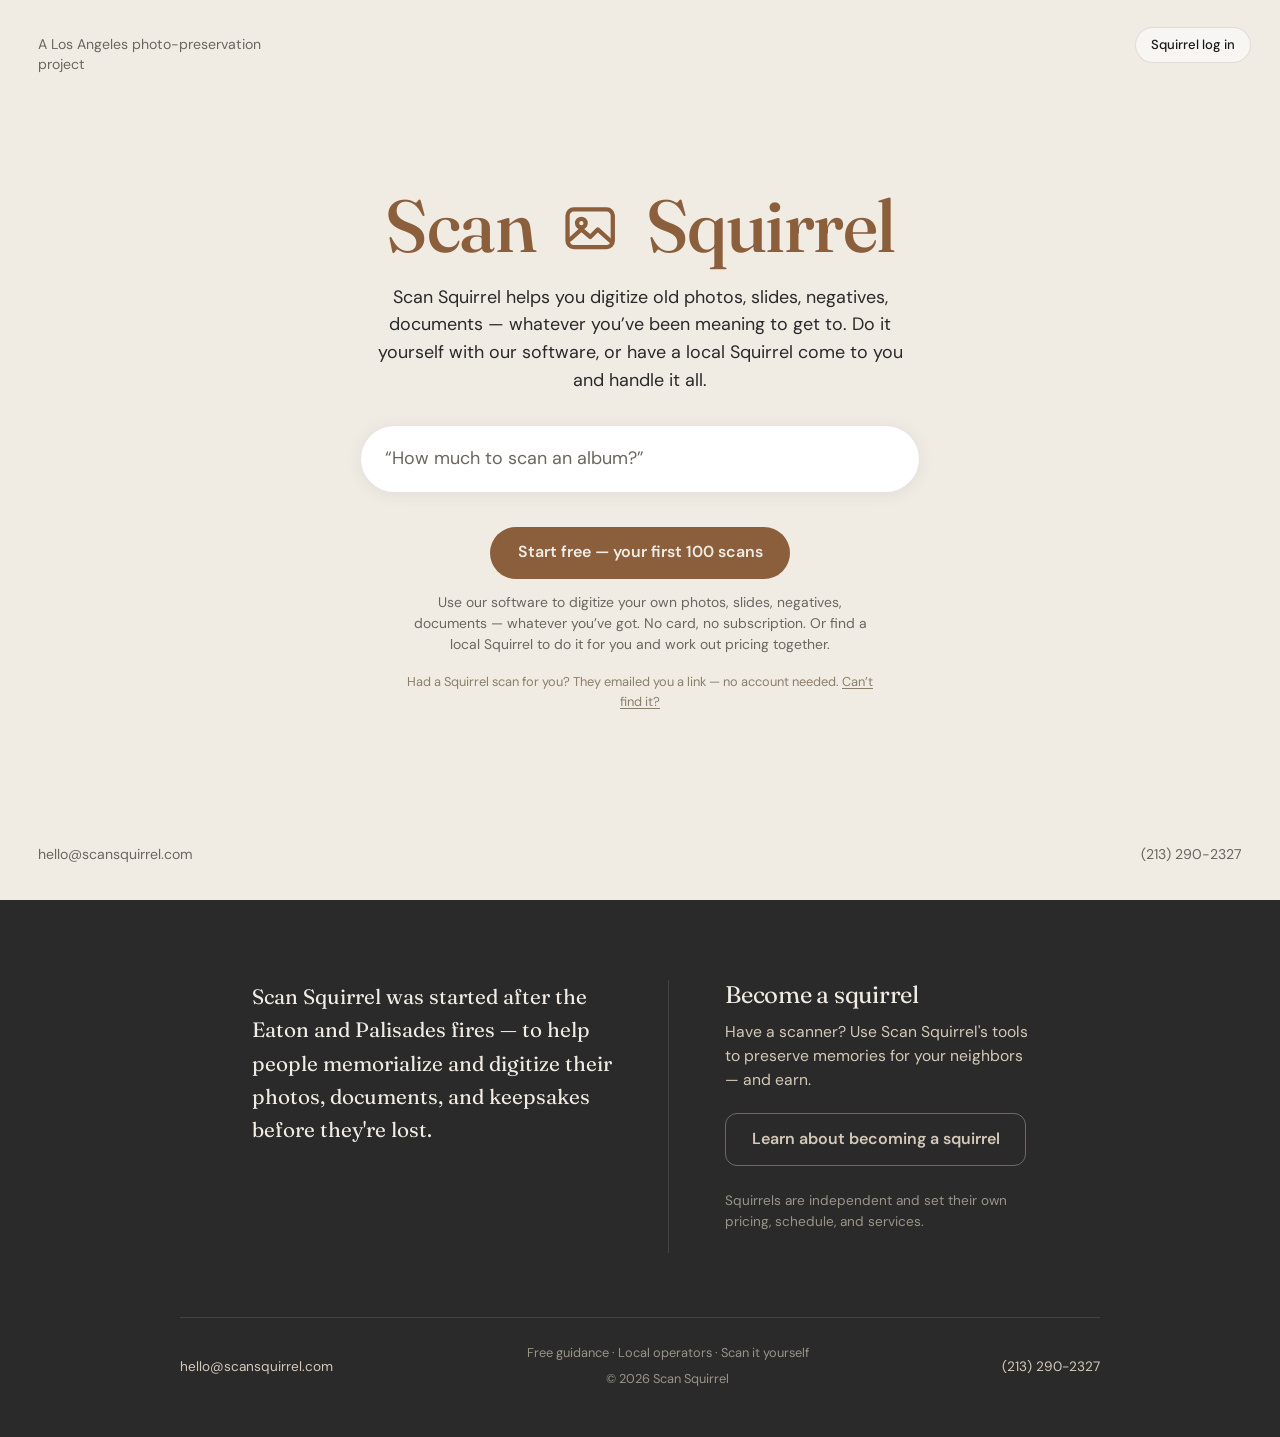
<file: index.html>
<!DOCTYPE html>
<html lang="en">
<head>
<meta charset="UTF-8">
<meta name="viewport" content="width=device-width, initial-scale=1.0">
<title>Scan Squirrel — What would you like to digitize?</title>
<meta name="description" content="Tell us what you have. Scan it yourself, or find someone local.">
<meta name="robots" content="noindex">
<link rel="stylesheet" href="/css/base.css">

<style>
/* ═══ index9 — full-screen splash front door (test) ═══ */
:root {
  /* brand tokens (bone, ink, acorn, teal, nest, fonts…) come from css/base.css */
  --acorn2: var(--acorn-bright);
  --dim:    #9a9488;
  --line:   rgba(42,42,42,0.12);
  --line-d: rgba(212,201,184,0.16);
}
* { box-sizing: border-box; margin: 0; padding: 0; }
body {
  font-family: 'DM Sans', sans-serif;
  color: var(--ink); background: var(--bone);
  line-height: 1.55; -webkit-font-smoothing: antialiased;
}
h3 { font-family: 'Fraunces', serif; font-weight: 400; letter-spacing: -0.01em; }
a { color: inherit; }

/* ── HERO: full viewport, corners used ── */
.hero { position: relative; min-height: 100vh; display: flex; flex-direction: column; align-items: center; justify-content: center; text-align: center; padding: 6rem 1.5rem; }
.corner { position: absolute; font-size: 0.88rem; color: var(--ash); text-decoration: none; max-width: 15rem; line-height: 1.4; }
a.corner:hover { color: var(--acorn); }
.tl { top: 2.2rem; left: 2.4rem; text-align: left; }
.tr { top: 2.2rem; right: 2.4rem; text-align: right; }
.bl { bottom: 2.2rem; left: 2.4rem; text-align: left; }
.br { bottom: 2.2rem; right: 2.4rem; text-align: right; }
.topauth { position: absolute; top: 1.7rem; right: 1.8rem; display: flex; gap: 0.6rem; z-index: 5; }
.topauth a { font-size: 0.82rem; font-weight: 500; color: var(--ink); text-decoration: none; padding: 0.42rem 0.95rem; border: 1px solid var(--line); border-radius: 999px; background: rgba(255,255,255,0.55); transition: all 0.15s ease; }
.topauth a:hover { border-color: var(--acorn); color: var(--acorn); }
@media (max-width: 760px){ .topauth { top: 1.1rem; right: 1rem; gap: 0.4rem; } .topauth a { font-size: 0.76rem; padding: 0.36rem 0.72rem; } }

.col { width: 100%; max-width: 560px; }
.logo { display: inline-flex; align-items: center; gap: 0.34em; font-family: 'Fraunces', serif; font-weight: 500; font-size: clamp(2.9rem, 8.5vw, 4.6rem); line-height: 1; letter-spacing: -0.02em; color: var(--acorn); text-decoration: none; margin-bottom: 1.3rem; }
.intro { font-size: 1.12rem; line-height: 1.55; color: var(--feather); max-width: 33rem; margin: 0 auto 1.9rem; }
.logo .photo { width: 0.82em; height: 0.82em; flex: none; margin-top: 0.06em; }

.intake { text-align: left; }
.searchbox {
  width: 100%; padding: 1.2rem 1.5rem;
  border: 1px solid var(--line); border-radius: 999px;
  font: inherit; font-size: 1.12rem; color: var(--ink);
  background: #fff; box-shadow: 0 2px 16px rgba(92,74,58,0.07);
  transition: box-shadow 0.2s ease, border-color 0.2s ease;
}
.searchbox::placeholder { color: var(--ash); }
.searchbox:focus { outline: none; border-color: var(--acorn); box-shadow: 0 6px 26px rgba(92,74,58,0.14); }
/* The placeholder cross-fades between prompts, so it can't jump-cut mid-read. */
.searchbox::placeholder { transition: opacity 0.4s ease; }
.searchbox.fading::placeholder { opacity: 0; }

/* ── conversation ── */
.convo { display: none; text-align: left; }
.convo.show { display: block; }
.bubble { margin-bottom: 1rem; }
.bubble.ai .who { font-size: 0.72rem; font-weight: 600; letter-spacing: 0.1em; color: var(--teal); margin-bottom: 0.35rem; }
.bubble.ai .msg { font-size: 1.05rem; line-height: 1.55; }
.bubble.me { text-align: right; }
.bubble.me .msg { display: inline-block; background: var(--cream); border-radius: 14px; padding: 0.6rem 1rem; font-size: 0.98rem; max-width: 85%; text-align: left; }
.answers { display: flex; flex-wrap: wrap; gap: 0.5rem; margin: 0.3rem 0 1.4rem; }
.chip { font: inherit; font-size: 0.9rem; font-weight: 500; padding: 0.45rem 0.95rem; border: 1px solid var(--line); border-radius: 10px; background: var(--bone); color: var(--ash); cursor: pointer; }
.chip:hover { border-color: var(--acorn); color: var(--acorn); }
.zip-row { display: flex; gap: 0.5rem; margin-bottom: 1.4rem; }
.zip-row input { flex: 1; padding: 0.75rem 1rem; border: 1px solid var(--line); border-radius: 10px; font: inherit; font-size: 1rem; background: var(--warm); }
.zip-row input:focus { outline: none; border-color: var(--acorn); }
.contact-row { display: flex; flex-direction: column; gap: 0.5rem; margin-bottom: 1.4rem; }
.contact-row input { padding: 0.75rem 1rem; border: 1px solid var(--line); border-radius: 10px; font: inherit; font-size: 1rem; background: var(--warm); }
.contact-row input:focus { outline: none; border-color: var(--acorn); }
.contact-row .c-actions { display: flex; flex-wrap: wrap; gap: 0.5rem; margin-top: 0.25rem; }
.contact-row .err { font-size: 0.85rem; color: #b4472e; min-height: 1.1em; }

/* ── Squirrel Talk: live reply box + typing indicator ── */
.reply-row { display: flex; gap: 0.5rem; margin-top: 1.2rem; }
.reply-row input { flex: 1; padding: 0.85rem 1.1rem; border: 1px solid var(--line); border-radius: 999px; font: inherit; font-size: 1rem; background: #fff; }
.reply-row input:focus { outline: none; border-color: var(--acorn); }
.reply-row button { flex: none; }
.reply-row button[disabled] { opacity: 0.45; cursor: default; }
.typing { display: flex; gap: 0.28rem; padding: 0.2rem 0 0.6rem; }
.typing span { width: 0.42rem; height: 0.42rem; border-radius: 50%; background: var(--branch); animation: blink 1.3s infinite; }
.typing span:nth-child(2) { animation-delay: 0.18s; }
.typing span:nth-child(3) { animation-delay: 0.36s; }
@keyframes blink { 0%, 60%, 100% { opacity: 0.25; } 30% { opacity: 1; } }
.talk-err { font-size: 0.9rem; color: #b4472e; margin-top: 0.6rem; }

/* Clients don't log in — one quiet line, not a panel. */
.findlink { font-size: 0.8rem; line-height: 1.5; color: var(--branch); max-width: 30rem; margin: 1.1rem auto 0; }
.findlink a { color: var(--branch); text-decoration: underline; }
.findlink a:hover { color: var(--acorn); }

/* ── Customer invitation, under the intake box ── */
.invite { margin-top: 2.1rem; text-align: center; }
.invite .btn { display: inline-block; font-size: 1rem; padding: 0.85rem 1.7rem; border-radius: 999px; }
.invite-note { font-size: 0.87rem; line-height: 1.5; color: var(--ash); max-width: 30rem; margin: 0.85rem auto 0; }
.convo.show ~ .invite { margin-top: 1.4rem; }

.est { border: 1px solid var(--line); border-radius: 14px; background: #fff; padding: 1rem 1.1rem; margin: 0.2rem 0 1rem; }
.est h4 { font-family: 'Fraunces', serif; font-weight: 500; font-size: 1rem; color: var(--bark); margin-bottom: 0.7rem; }
.est table { width: 100%; border-collapse: collapse; font-size: 0.95rem; }
.est td { padding: 0.3rem 0; vertical-align: top; }
.est td.amt { text-align: right; white-space: nowrap; font-variant-numeric: tabular-nums; }
.est td .det { display: block; font-size: 0.82rem; color: var(--ash); }
.est tr.tot td { border-top: 1px solid var(--line); padding-top: 0.55rem; font-weight: 600; }
.est .note { font-size: 0.8rem; color: var(--ash); line-height: 1.45; margin-top: 0.7rem; }
.btn { font: inherit; font-size: 1rem; font-weight: 600; padding: 0.8rem 1.6rem; border: none; border-radius: 12px; background: var(--acorn); color: var(--bone); cursor: pointer; text-decoration: none; }
.btn:hover { background: var(--acorn2); }
.btn.ghost { background: transparent; color: var(--acorn); border: 1px solid var(--line); }
.g-actions { display: flex; flex-wrap: wrap; gap: 0.6rem; margin-top: 0.9rem; }
.restart { margin-top: 1.3rem; font: inherit; font-size: 0.85rem; color: var(--ash); background: none; border: none; cursor: pointer; }
.restart:hover { color: var(--acorn); }

/* ── DARK section: two columns + spread footer ── */
.dark { background: var(--feather); color: var(--nest); padding: 5rem 1.5rem 3rem; }
.dark-inner { max-width: 920px; margin: 0 auto; }
.dark-cols { display: flex; gap: 3.5rem; align-items: flex-start; justify-content: center; text-align: left; }
.dark-cols > div { flex: 1; max-width: 360px; }
.mcol .mission { font-family: 'Fraunces', serif; font-size: 1.3rem; line-height: 1.6; color: var(--bone); }
.ocol { border-left: 1px solid var(--line-d); padding-left: 3.5rem; }
.ocol h3 { font-size: 1.5rem; color: var(--bone); margin-bottom: 0.6rem; }
.ocol p { font-size: 0.98rem; color: var(--nest); margin-bottom: 1.3rem; }
.ocol .btn.ghost { color: var(--nest); border-color: rgba(212,201,184,0.4); display: inline-block; }
.ocol .btn.ghost:hover { background: rgba(212,201,184,0.12); }
.ocol .indep { font-size: 0.85rem; color: var(--dim); margin-top: 1.6rem; line-height: 1.5; }

.dark-foot { display: flex; justify-content: space-between; align-items: center; flex-wrap: wrap; gap: 0.8rem; margin-top: 4rem; padding-top: 1.6rem; border-top: 1px solid var(--line-d); font-size: 0.85rem; color: var(--nest); }
.dark-foot a { text-decoration: none; }
.dark-foot a:hover { color: var(--bone); }
.dark-foot .mid { text-align: center; font-size: 0.8rem; color: var(--dim); }
.dark-foot .mid .copy { margin-top: 0.35rem; }

/* ── MOBILE ── */
@media (max-width: 760px) {
  .corner { display: none; }
  .hero { min-height: 88vh; padding: 5rem 1.4rem; }
  .dark { padding: 3.5rem 1.4rem 2.5rem; }
  .dark-cols { flex-direction: column; align-items: center; text-align: center; gap: 2.75rem; }
  .dark-cols > div { max-width: 26rem; }
  .ocol { border-left: none; padding-left: 0; border-top: 1px solid var(--line-d); padding-top: 2.75rem; width: 100%; }
  .dark-foot { flex-direction: column; text-align: center; gap: 0.5rem; margin-top: 2.75rem; }
}
</style>
</head>
<body>

<!-- HERO -->
<header class="hero">
  <span class="corner tl">A Los Angeles photo-preservation project</span>
  <nav class="topauth">
    <a href="https://app.scansquirrel.org/sign-in?as=squirrel" target="_blank" rel="noopener">Squirrel log in</a>
  </nav>

  <div class="col">
    <a class="logo" href="/">
      <span>Scan</span>
      <svg class="photo" viewBox="0 0 24 24" fill="none" stroke="currentColor" stroke-width="1.7" stroke-linecap="round" stroke-linejoin="round" aria-hidden="true">
        <rect x="3" y="4.5" width="18" height="15" rx="2.5"/>
        <circle cx="8.5" cy="10" r="1.7"/>
        <path d="M4 16.5l4.5-4 3.5 3 3-3 5 4.5"/>
      </svg>
      <span>Squirrel</span>
    </a>
    <p class="intro">Scan Squirrel helps you digitize old photos, slides, negatives, documents &mdash; whatever you’ve been meaning to get to. Do it yourself with our software, or have a local Squirrel come to you and handle it all.</p>
    <div class="intake" id="intake">
      <input class="searchbox" id="projText" type="text" autocomplete="off"
             placeholder="&ldquo;How much to scan an album?&rdquo;"
             onkeydown="if(event.key==='Enter'){event.preventDefault();startConvo();}">
    </div>
    <div class="convo" id="convo"></div>

    <div class="invite">
      <a class="btn" href="https://app.scansquirrel.org/sign-up?as=home" target="_blank" rel="noopener">Start free — your first 100 scans</a>
      <p class="invite-note">Use our software to digitize your own photos, slides, negatives, documents &mdash; whatever you’ve got. No card, no subscription. Or find a local Squirrel to do it for you and work out pricing together.</p>
      <p class="findlink">Had a Squirrel scan for you? They emailed you a link &mdash; no account needed.
        <a href="mailto:hello@scansquirrel.com?subject=I%20can%27t%20find%20my%20photo%20link">Can&rsquo;t find it?</a></p>
    </div>
  </div>

  <a class="corner bl" href="mailto:hello@scansquirrel.com">hello@scansquirrel.com</a>
  <a class="corner br" href="tel:+12132902327">(213) 290-2327</a>
</header>

<!-- DARK -->
<section class="dark" id="become">
  <div class="dark-inner">
    <div class="dark-cols">
      <div class="mcol">
        <p class="mission">Scan Squirrel was started after the Eaton and Palisades fires — to help people memorialize and digitize their photos, documents, and keepsakes before they're lost.</p>
      </div>
      <div class="ocol">
        <h3>Become a squirrel</h3>
        <p>Have a scanner? Use Scan Squirrel's tools to preserve memories for your neighbors — and earn.</p>
        <a class="btn ghost" href="mailto:hello@scansquirrel.com?subject=Becoming%20a%20Squirrel">Learn about becoming a squirrel</a>
        <p class="indep">Squirrels are independent and set their own pricing, schedule, and services.</p>
      </div>
    </div>

    <div class="dark-foot">
      <a href="mailto:hello@scansquirrel.com">hello@scansquirrel.com</a>
      <div class="mid">
        <div>Free guidance &middot; Local operators &middot; Scan it yourself</div>
        <div class="copy">&copy; 2026 Scan Squirrel</div>
      </div>
      <a href="tel:+12132902327">(213) 290-2327</a>
    </div>
  </div>
</section>

<script>
/* ═══════════════════════════════════════════════════════════════════════
   WHERE INTAKE GOES — paste ONE endpoint URL below and capture turns on.

   While this is empty, every submission is console-only and IS LOST.

   Works with either:
     • Google Apps Script web app  → https://script.google.com/macros/s/…/exec
     • Formspree form              → https://formspree.io/f/xxxxxxxx
   The transport auto-switches based on the URL — nothing else to change.
   ═══════════════════════════════════════════════════════════════════════ */
var LOG_URL = '';

/* payload matches the app's planned POST /api/leads:
   { event, text, size, pref, zip, email, phone, timestamp, source } */
function logIt(data){
  data.timestamp = new Date().toISOString();
  data.source = 'scansquirrel.org';
  if (!LOG_URL){ console.log('[intake]', data); return; }
  var body = JSON.stringify(data);
  var isFormspree = LOG_URL.indexOf('formspree.io') !== -1;
  if (isFormspree){
    /* Formspree parses JSON and needs real CORS; it sends the right headers back. */
    try { fetch(LOG_URL, { method:'POST', headers:{'Content-Type':'application/json','Accept':'application/json'}, body: body, keepalive:true }); } catch(e){}
    return;
  }
  /* Apps Script: text/plain avoids the CORS preflight it can't answer.
     sendBeacon first so a half-finished visitor still gets recorded. */
  try {
    if (navigator.sendBeacon && navigator.sendBeacon(LOG_URL, new Blob([body], {type:'text/plain;charset=UTF-8'}))) return;
  } catch(e){}
  try { fetch(LOG_URL, { method:'POST', mode:'no-cors', headers:{'Content-Type':'text/plain;charset=UTF-8'}, body: body, keepalive:true }); } catch(e){}
}

/* If someone starts the conversation and leaves without finishing, keep what we got. */
var sentFinal = false;
window.addEventListener('pagehide', function(){
  if (state.text && !sentFinal){
    logIt({ event:'abandoned', text:state.text, size:state.size||'', pref:state.pref||'', zip:state.zip||'', email:state.email||'', phone:state.phone||'' });
  }
});

/* ── Rotating prompts, in the box itself ────────────────────────────────
   These used to sit on their own line under the input. Folding them into the
   placeholder buys back a line (two on a phone) without losing the examples.

   Questions only. An instruction ("Ask a question, or describe what you have")
   used to alternate with these and reappear on focus; it was saying what the
   questions already demonstrate, and the swap read as the box changing its
   mind.

   Rotation stops on focus rather than on the first keystroke — once someone
   has clicked in they've decided, and text moving under a live cursor is
   unsettling. It never restarts; they've seen what it was for.            */
function shuffle(a){ for(var i=a.length-1;i>0;i--){ var j=Math.floor(Math.random()*(i+1)); var t=a[i]; a[i]=a[j]; a[j]=t; } return a; }

var EXAMPLES = shuffle([
  "How much to scan an album?",
  "Can you do negatives?",
  "Can someone come to my house?",
  "What would 500 photos cost?",
  "Do you scan old documents?",
  "Cheaper to do it myself?",
  "How long does it take?",
  "What about slides?"
]);

var box = document.getElementById('projText');
var exIdx = 0, exTimer = null;

function rotatePlaceholder(){
  if (!box || document.activeElement === box || box.value) return;
  box.classList.add('fading');
  setTimeout(function(){
    box.placeholder = '\u201C' + EXAMPLES[exIdx] + '\u201D';
    exIdx = (exIdx + 1) % EXAMPLES.length;
    box.classList.remove('fading');
  }, 400);
}

function stopRotating(){
  if (exTimer){ clearInterval(exTimer); exTimer = null; }
  if (box) box.classList.remove('fading');
}
if (box){
  box.addEventListener('focus', stopRotating);
  exTimer = setInterval(rotatePlaceholder, 2400);
}

var convo = document.getElementById('convo'), state = {};
function aiBubble(html){ var d=document.createElement('div'); d.className='bubble ai'; d.innerHTML='<div class="who">Scan Squirrel</div><div class="msg">'+html+'</div>'; addToConvo(d); }
function meBubble(t){ var d=document.createElement('div'); d.className='bubble me'; d.innerHTML='<div class="msg">'+t+'</div>'; addToConvo(d); }

/* ═══ SQUIRREL TALK — real Claude conversation ══════════════════════════
   The API key lives on the backend, never here. This page only POSTs the
   transcript and renders the reply.

   TODO before this goes live on the real .org: merge dev → main in
   scansquirrel-web and point API_BASE at the PROD backend (and add
   scansquirrel.org to PROD's CORS_ORIGINS too).
   ═══════════════════════════════════════════════════════════════════════ */
var API_BASE = 'https://backend-development-4bb2.up.railway.app';  // DEV backend
var TALK_URL = API_BASE + '/api/squirrel-talk/chat';

var talkHistory = [];      // [{role, content}] — the transcript we send each turn
var convoId = null;        // server-assigned on turn 1; echoed back so turns group in the log
var busy = false;
var replyInput = null, replyBtn = null, replyRow = null;

function esc(s){ return String(s).replace(/[&<>"]/g, function(c){
  return {'&':'&amp;','<':'&lt;','>':'&gt;','"':'&quot;'}[c]; }); }

/* Claude replies in plain text with blank-line paragraphs — render, don't inject. */
function renderReply(text){
  return esc(text).split(/\n\s*\n/).map(function(p){
    return p.replace(/\n/g, '<br>');
  }).join('<br><br>');
}

/* The reply box lives at the bottom of the thread; every new node goes above it. */
function addToConvo(el){
  if (replyRow && replyRow.parentNode === convo) convo.insertBefore(el, replyRow);
  else convo.appendChild(el);
  el.scrollIntoView({behavior:'smooth', block:'center'});
}

/* Estimate card. The server parses it out of the reply; we just draw it. */
function money(n){ return '$' + Number(n).toLocaleString(undefined, {maximumFractionDigits:0}); }
function estimateCard(est){
  var rows = est.lines.map(function(l){
    return '<tr><td>' + esc(l.label)
         + (l.detail ? '<span class="det">' + esc(l.detail) + '</span>' : '')
         + '</td><td class="amt">' + money(l.amount) + '</td></tr>';
  }).join('');
  var total = (est.low === est.high) ? money(est.low) : money(est.low) + '–' + money(est.high);
  var d = document.createElement('div');
  d.className = 'est';
  d.innerHTML = '<h4>Starting point</h4><table>' + rows
    + '<tr class="tot"><td>Estimated total</td><td class="amt">' + total + '</td></tr></table>'
    + '<p class="note">A guide based on typical rates — not a quote. Your Squirrel agrees the '
    + 'final price with you before any work starts, and it can shift a little with the condition '
    + 'of your photos and how much sorting they need.</p>';
  addToConvo(d);
}

function showTyping(){
  var d = document.createElement('div');
  d.className = 'bubble ai'; d.id = 'typing';
  d.innerHTML = '<div class="who">Scan Squirrel</div><div class="typing"><span></span><span></span><span></span></div>';
  addToConvo(d);
}
function hideTyping(){ var t = document.getElementById('typing'); if (t) t.remove(); }

function ensureReplyBox(){
  if (replyInput) return;
  var row = document.createElement('div'); row.className = 'reply-row'; replyRow = row;
  row.innerHTML = '<input id="replyIn" type="text" autocomplete="off" placeholder="Reply…">'
                + '<button class="btn" type="button">Send</button>';
  convo.appendChild(row);
  replyInput = row.querySelector('input');
  replyBtn = row.querySelector('button');
  replyBtn.onclick = sendReply;
  replyInput.onkeydown = function(e){ if (e.key === 'Enter'){ e.preventDefault(); sendReply(); } };
}

function setBusy(v){
  busy = v;
  if (replyBtn) replyBtn.disabled = v;
  if (replyInput) replyInput.disabled = v;
}

function talkError(msg){
  var d = document.createElement('div'); d.className = 'talk-err';
  d.textContent = msg + ' You can always email hello@scansquirrel.com or call (213) 290-2327.';
  addToConvo(d);
}

/* Send the whole transcript; render the reply. */
function askSquirrel(){
  setBusy(true);
  showTyping();
  fetch(TALK_URL, {
    method: 'POST',
    headers: { 'Content-Type': 'application/json' },
    body: JSON.stringify({ source: 'scansquirrel.org', messages: talkHistory, conversation_id: convoId })
  }).then(function(r){
    return r.json().then(function(data){ return { ok: r.ok, status: r.status, data: data }; });
  }).then(function(res){
    hideTyping();
    if (!res.ok){
      talkError(res.data && res.data.detail ? res.data.detail : 'Something went wrong.');
      setBusy(false);
      return;
    }
    if (res.data.conversation_id) convoId = res.data.conversation_id;
    var reply = res.data.reply || '';
    talkHistory.push({ role: 'assistant', content: reply });
    aiBubble(renderReply(reply));
    if (res.data.estimate && res.data.estimate.lines && res.data.estimate.lines.length) {
      try { estimateCard(res.data.estimate); } catch(e){}
    }
    ensureReplyBox();
    setBusy(false);
    if (replyInput) replyInput.focus();
  }).catch(function(){
    hideTyping();
    talkError("I couldn't reach Squirrel Talk just now.");
    setBusy(false);
  });
}

function startConvo(){
  var txt = document.getElementById('projText').value.trim();
  if (!txt){ document.getElementById('projText').focus(); return; }
  if (exTimer) clearInterval(exTimer);
  document.getElementById('intake').style.display = 'none';
  convo.classList.add('show');
  state.text = txt;
  logIt({ event: 'started', text: txt });
  meBubble(esc(txt));
  talkHistory.push({ role: 'user', content: txt });
  askSquirrel();
}

function sendReply(){
  if (busy || !replyInput) return;
  var txt = replyInput.value.trim();
  if (!txt) return;
  replyInput.value = '';
  meBubble(esc(txt));
  talkHistory.push({ role: 'user', content: txt });
  logIt({ event: 'reply', text: txt, turns: talkHistory.length });
  askSquirrel();
}
</script>

</body>
</html>
</file>
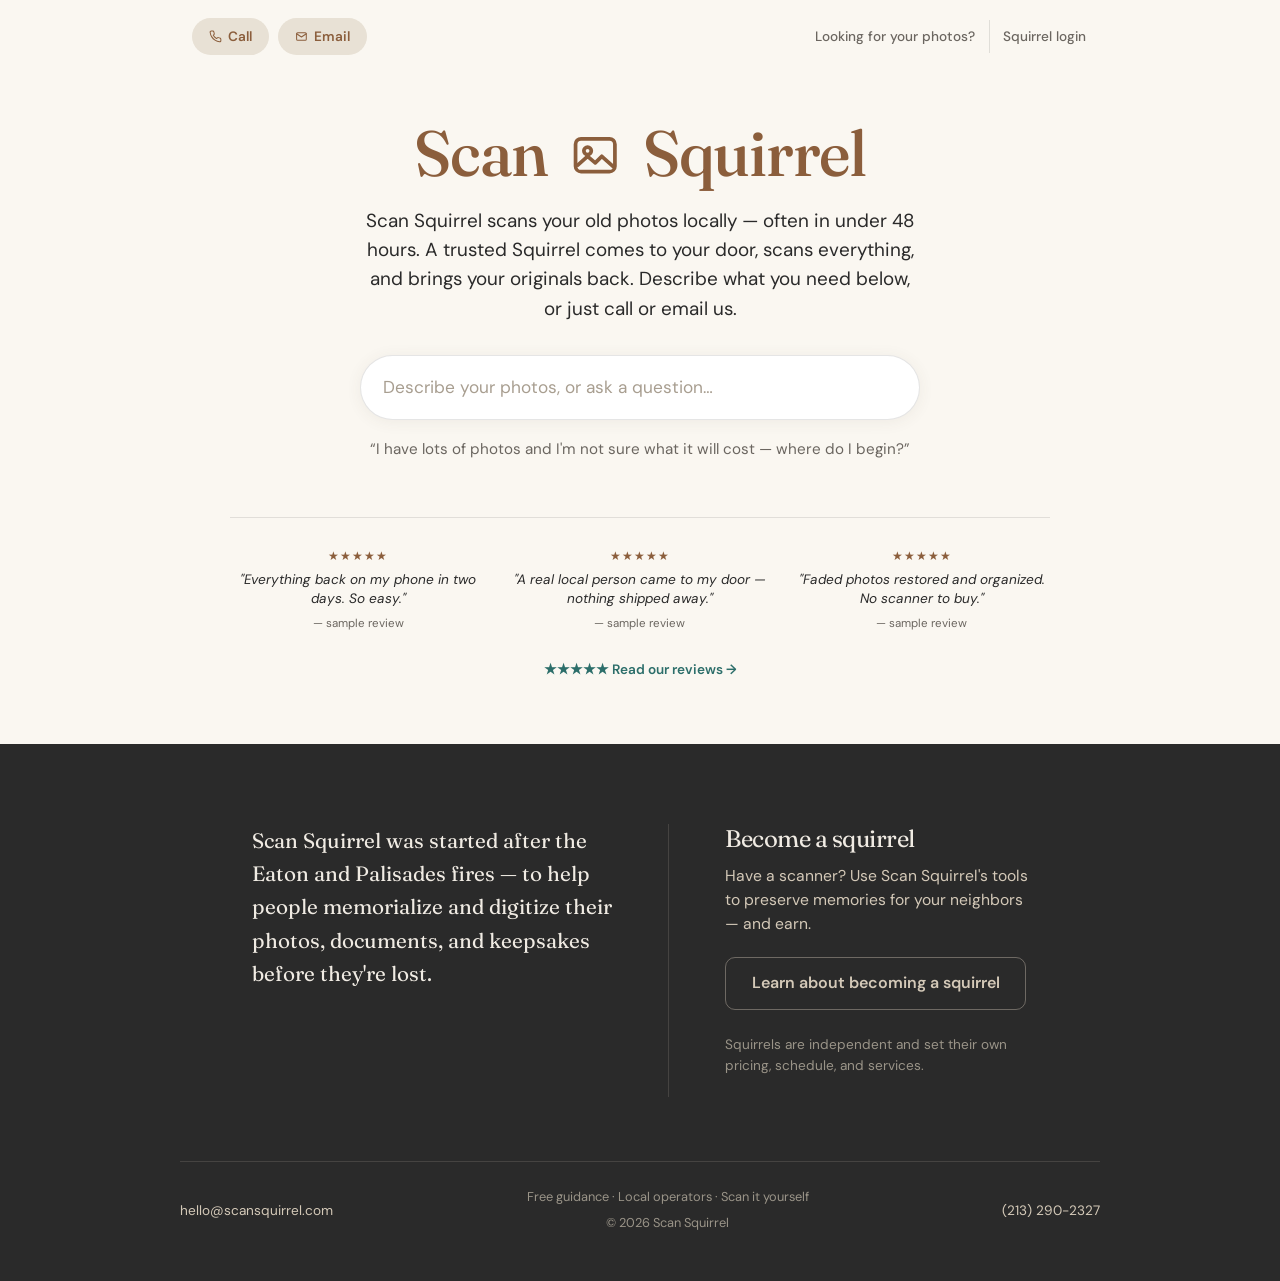
<file: scan/index.html>
<!DOCTYPE html>
<html lang="en">
<head>
<meta charset="UTF-8">
<meta name="viewport" content="width=device-width, initial-scale=1.0">
<title>Photo Scanning — Scan Squirrel (Los Angeles)</title>
<meta name="description" content="Local photo scanning in Los Angeles. Describe your old photos and get free guidance, or have a trusted local Squirrel scan them for you.">
<link rel="canonical" href="https://scansquirrel.org/scan/">
<link rel="stylesheet" href="/css/base.css">

<!-- Google Analytics + Ads -->
<script async src="https://www.googletagmanager.com/gtag/js?id=G-M0DFY2Y7XE"></script>
<script>
window.dataLayer = window.dataLayer || [];
function gtag(){dataLayer.push(arguments);}
gtag('js', new Date());
gtag('config', 'G-M0DFY2Y7XE');
gtag('config', 'AW-17990603569');
gtag('config', 'AW-17990603569/loRNCJPgyLgcELGmy4JD', { 'phone_conversion_number': '2132902327' });
function gtag_report_conversion(url) {
  var callback = function () { if (typeof(url) != 'undefined') { window.location = url; } };
  gtag('event', 'conversion', { 'send_to': 'AW-17990603569/MyWeCNm7ybgcELGmy4JD', 'event_callback': callback });
  return false;
}
</script>

<style>
/* ═══ scansquirrel.org/scan/ — minimal photo landing page ═══ */
:root { --paper:#faf7f1; --line:rgba(42,42,42,0.12); --line-d:rgba(212,201,184,0.16); --dim:#9a9488; }
* { box-sizing:border-box; margin:0; padding:0; }
body { font-family:'DM Sans',sans-serif; color:var(--ink); background:var(--paper); line-height:1.55; -webkit-font-smoothing:antialiased; }

/* header bar */
.bar { display:flex; align-items:center; justify-content:space-between; gap:0.6rem; flex-wrap:wrap; max-width:940px; margin:0 auto; padding:1.1rem 1.4rem; }
.bar-left, .bar-right { display:flex; align-items:center; gap:0.6rem; }
/* action buttons (call / email) — warm, with icon */
.bar-btn { display:inline-flex; align-items:center; gap:0.4em; font-size:0.85rem; font-weight:600; text-decoration:none; color:var(--acorn); background:var(--cream); border:1px solid transparent; border-radius:999px; padding:0.46rem 1rem; transition:all .15s ease; }
.bar-btn:hover { background:var(--acorn); color:var(--bone); }
.bar-btn svg { width:0.95em; height:0.95em; }
/* login links — quiet text with a divider */
.bar-link { font-size:0.85rem; font-weight:500; color:var(--ash); text-decoration:none; padding:0.4rem 0.1rem; transition:color .15s ease; }
.bar-link:hover { color:var(--acorn); }
.bar-link + .bar-link { border-left:1px solid var(--line); padding-left:0.8rem; margin-left:0.2rem; }
@media (max-width:520px){ .bar-btn, .bar-link { font-size:0.78rem; } .bar-btn { padding:0.42rem 0.8rem; } }

.page { padding:3rem 1.5rem 4rem; text-align:center; }
.col { width:100%; max-width:560px; margin:0 auto; }

.logo { display:inline-flex; align-items:center; gap:0.34em; font-family:'Fraunces',serif; font-weight:500; font-size:clamp(2.6rem,8vw,4rem); line-height:1; letter-spacing:-0.02em; color:var(--acorn); text-decoration:none; margin-bottom:1.3rem; }
.logo .ph { width:0.82em; height:0.82em; flex:none; margin-top:0.06em; }
.intro { font-size:1.18rem; line-height:1.55; color:var(--feather); max-width:35rem; margin:0 auto 2rem; }
.intro strong { color:var(--ink); font-weight:600; }

/* box */
.intake { text-align:left; }
.searchbox { width:100%; padding:1.15rem 1.4rem; border:1px solid var(--line); border-radius:999px; font:inherit; font-size:1.08rem; color:var(--ink); background:#fff; box-shadow:0 2px 16px rgba(92,74,58,0.07); transition:box-shadow .2s ease,border-color .2s ease; }
.searchbox::placeholder { color:#a89e90; }
.searchbox:focus { outline:none; border-color:var(--acorn); box-shadow:0 6px 26px rgba(92,74,58,0.14); }
.examples { min-height:1.4em; text-align:center; margin-top:1.1rem; font-size:0.95rem; color:var(--ash); opacity:0; transition:opacity .45s ease; }
.examples.vis { opacity:1; }

/* conversation */
.convo { display:none; text-align:left; margin-top:0.5rem; }
.convo.show { display:block; }
.bubble { margin-bottom:1rem; }
.bubble.ai .who { font-size:0.72rem; font-weight:600; letter-spacing:0.1em; color:var(--teal); margin-bottom:0.35rem; }
.bubble.ai .msg { font-size:1.02rem; line-height:1.55; }
.bubble.me { text-align:right; }
.bubble.me .msg { display:inline-block; background:var(--cream); border-radius:12px; padding:0.6rem 1rem; font-size:0.96rem; max-width:85%; text-align:left; }
.answers { display:flex; flex-wrap:wrap; gap:0.5rem; margin:0.3rem 0 1.3rem; }
.chip { font:inherit; font-size:0.9rem; padding:0.45rem 0.9rem; border:1px solid var(--line); border-radius:9px; background:#fff; color:var(--ash); cursor:pointer; }
.chip:hover { border-color:var(--acorn); color:var(--acorn); }
.zip-row { display:flex; gap:0.5rem; margin-bottom:1.3rem; }
.zip-row input { flex:1; padding:0.7rem 0.9rem; border:1px solid var(--line); border-radius:9px; font:inherit; font-size:1rem; background:var(--warm); }
.btn { font:inherit; font-size:1rem; font-weight:600; padding:0.8rem 1.6rem; border:none; border-radius:10px; background:var(--acorn); color:var(--bone); cursor:pointer; text-decoration:none; }
.btn:hover { background:var(--acorn-bright); color:var(--bone); }
.btn.ghost { background:transparent; color:var(--acorn); border:1px solid var(--line); }
.g-actions { display:flex; flex-wrap:wrap; gap:0.6rem; margin-top:0.9rem; }

/* testimonials — thin sliver */
.caps { max-width:820px; margin:3.5rem auto 0; padding-top:1.8rem; border-top:1px solid var(--line); }
.tms { display:grid; grid-template-columns:repeat(3,1fr); gap:1.6rem; text-align:center; }
.tm .stars { color:var(--acorn); font-size:0.76rem; letter-spacing:0.08em; }
.tm p { font-size:0.85rem; font-style:italic; color:var(--feather); margin:0.25rem 0 0.2rem; line-height:1.4; }
.tm .who { font-size:0.72rem; color:var(--ash); }
.reviews-link { text-align:center; margin-top:1.5rem; font-size:0.85rem; }
.reviews-link a { color:var(--teal); text-decoration:none; font-weight:600; }
.reviews-link a:hover { text-decoration:underline; }
@media (max-width:640px){ .tms { grid-template-columns:1fr; gap:1.2rem; } }

/* dark footer — same as the scansquirrel.org homepage */
.dark { background:var(--feather); color:var(--nest); padding:5rem 1.5rem 3rem; }
.dark-inner { max-width:920px; margin:0 auto; }
.dark-cols { display:flex; gap:3.5rem; align-items:flex-start; justify-content:center; text-align:left; }
.dark-cols > div { flex:1; max-width:360px; }
.mcol .mission { font-family:'Fraunces',serif; font-size:1.3rem; line-height:1.6; color:var(--bone); }
.ocol { border-left:1px solid var(--line-d); padding-left:3.5rem; }
.ocol h3 { font-family:'Fraunces',serif; font-weight:400; font-size:1.5rem; color:var(--bone); margin-bottom:0.6rem; }
.ocol p { font-size:0.98rem; color:var(--nest); margin-bottom:1.3rem; }
.ocol .btn.ghost { color:var(--nest); border-color:rgba(212,201,184,0.4); display:inline-block; }
.ocol .btn.ghost:hover { background:rgba(212,201,184,0.12); }
.ocol .indep { font-size:0.85rem; color:var(--dim); margin-top:1.6rem; line-height:1.5; }
.dark-foot { display:flex; justify-content:space-between; align-items:center; flex-wrap:wrap; gap:0.8rem; margin-top:4rem; padding-top:1.6rem; border-top:1px solid var(--line-d); font-size:0.85rem; color:var(--nest); }
.dark-foot a { text-decoration:none; color:var(--nest); }
.dark-foot a:hover { color:var(--bone); }
.dark-foot .mid { text-align:center; font-size:0.8rem; color:var(--dim); }
.dark-foot .mid .copy { margin-top:0.35rem; }
@media (max-width:760px){
  .dark { padding:3.5rem 1.4rem 2.5rem; }
  .dark-cols { flex-direction:column; align-items:center; text-align:center; gap:2.75rem; }
  .dark-cols > div { max-width:26rem; }
  .ocol { border-left:none; padding-left:0; border-top:1px solid var(--line-d); padding-top:2.75rem; width:100%; }
  .dark-foot { flex-direction:column; text-align:center; gap:0.5rem; margin-top:2.75rem; }
}
</style>
</head>
<body>

<header class="bar">
  <div class="bar-left">
    <a class="bar-btn" href="tel:+12132902327" onclick="gtag('event','conversion',{'send_to':'AW-17990603569/QULVCOeUgMEcELGmy4JD'});">
      <svg viewBox="0 0 24 24" fill="none" stroke="currentColor" stroke-width="1.9" stroke-linecap="round" stroke-linejoin="round" aria-hidden="true"><path d="M22 16.9v3a2 2 0 0 1-2.2 2 19.8 19.8 0 0 1-8.6-3.1 19.5 19.5 0 0 1-6-6 19.8 19.8 0 0 1-3.1-8.7A2 2 0 0 1 4.1 2h3a2 2 0 0 1 2 1.7c.1.9.3 1.8.6 2.6a2 2 0 0 1-.5 2.1L8 9.9a16 16 0 0 0 6 6l1.5-1.2a2 2 0 0 1 2.1-.5c.8.3 1.7.5 2.6.6a2 2 0 0 1 1.7 2z"/></svg>
      Call
    </a>
    <a class="bar-btn" href="mailto:hello@scansquirrel.com" onclick="return gtag_report_conversion('mailto:hello@scansquirrel.com');">
      <svg viewBox="0 0 24 24" fill="none" stroke="currentColor" stroke-width="1.9" stroke-linecap="round" stroke-linejoin="round" aria-hidden="true"><rect x="3" y="5" width="18" height="14" rx="2"/><path d="M3 7l9 6 9-6"/></svg>
      Email
    </a>
  </div>
  <div class="bar-right">
    <a class="bar-link" href="mailto:hello@scansquirrel.com?subject=I%20can%27t%20find%20my%20photo%20link">Looking for your photos?</a>
    <a class="bar-link" href="https://app.scansquirrel.org/sign-in?as=squirrel" target="_blank" rel="noopener">Squirrel login</a>
  </div>
</header>

<main class="page">
  <div class="col">
    <a class="logo" href="/">
      <span>Scan</span>
      <svg class="ph" viewBox="0 0 24 24" fill="none" stroke="currentColor" stroke-width="1.7" stroke-linecap="round" stroke-linejoin="round" aria-hidden="true"><rect x="3" y="4.5" width="18" height="15" rx="2.5"/><circle cx="8.5" cy="10" r="1.7"/><path d="M4 16.5l4.5-4 3.5 3 3-3 5 4.5"/></svg>
      <span>Squirrel</span>
    </a>

    <p class="intro">Scan Squirrel scans your old photos locally — often in under 48 hours. A trusted Squirrel comes to your door, scans everything, and brings your originals back. Describe what you need below, or just call or email us.</p>

    <div class="intake" id="intake">
      <input class="searchbox" id="projText" type="text" autocomplete="off"
             placeholder="Describe your photos, or ask a question…"
             onkeydown="if(event.key==='Enter'){event.preventDefault();startConvo();}">
      <p class="examples" id="examples">&ldquo;I have three shoeboxes of family photos.&rdquo;</p>
    </div>
    <div class="convo" id="convo"></div>
  </div>

  <div class="caps">
    <div class="tms">
      <div class="tm"><div class="stars">&#9733;&#9733;&#9733;&#9733;&#9733;</div><p>"Everything back on my phone in two days. So easy."</p><span class="who">— sample review</span></div>
      <div class="tm"><div class="stars">&#9733;&#9733;&#9733;&#9733;&#9733;</div><p>"A real local person came to my door — nothing shipped away."</p><span class="who">— sample review</span></div>
      <div class="tm"><div class="stars">&#9733;&#9733;&#9733;&#9733;&#9733;</div><p>"Faded photos restored and organized. No scanner to buy."</p><span class="who">— sample review</span></div>
    </div>
    <p class="reviews-link"><a href="#">&#9733;&#9733;&#9733;&#9733;&#9733; Read our reviews &rarr;</a></p>
  </div>
</main>

<section class="dark" id="become">
  <div class="dark-inner">
    <div class="dark-cols">
      <div class="mcol">
        <p class="mission">Scan Squirrel was started after the Eaton and Palisades fires — to help people memorialize and digitize their photos, documents, and keepsakes before they're lost.</p>
      </div>
      <div class="ocol">
        <h3>Become a squirrel</h3>
        <p>Have a scanner? Use Scan Squirrel's tools to preserve memories for your neighbors — and earn.</p>
        <a class="btn ghost" href="mailto:hello@scansquirrel.com?subject=Becoming%20a%20Squirrel">Learn about becoming a squirrel</a>
        <p class="indep">Squirrels are independent and set their own pricing, schedule, and services.</p>
      </div>
    </div>
    <div class="dark-foot">
      <a href="mailto:hello@scansquirrel.com" onclick="return gtag_report_conversion('mailto:hello@scansquirrel.com');">hello@scansquirrel.com</a>
      <div class="mid">
        <div>Free guidance &middot; Local operators &middot; Scan it yourself</div>
        <div class="copy">&copy; 2026 Scan Squirrel</div>
      </div>
      <a href="tel:+12132902327" onclick="gtag('event','conversion',{'send_to':'AW-17990603569/QULVCOeUgMEcELGmy4JD'});">(213) 290-2327</a>
    </div>
  </div>
</section>

<script>
var LOG_URL = '';
/* payload matches the app's planned POST /api/leads: { text, size, pref, zip, timestamp, source }.
   Set LOG_URL to that endpoint once it's live. */
function logIt(d){ d.timestamp=new Date().toISOString(); d.source='scansquirrel.org/scan'; if(LOG_URL){try{fetch(LOG_URL,{method:'POST',headers:{'Content-Type':'application/json'},body:JSON.stringify(d)});}catch(e){}} else {console.log('[intake]',d);} }

/* rotating photo examples */
function shuffle(a){ for(var i=a.length-1;i>0;i--){var j=Math.floor(Math.random()*(i+1));var x=a[i];a[i]=a[j];a[j]=x;} return a; }
var EX = shuffle([
  "I have lots of photos and I'm not sure what it will cost — where do I begin?",
  "Is it cheaper for me to scan my own photos, or should I hire someone?",
  "My mom passed away and I want to preserve her albums — how does this work?",
  "I have hundreds of prints and slides. What's the fastest way to get them scanned?",
  "Can someone come to my house and scan everything for me?",
  "I started scanning myself and it's taking forever — can I get help?"
]);
var exi=0, exTimer=null, exEl=document.getElementById('examples');
exEl.innerHTML='&ldquo;'+EX[0]+'&rdquo;';
function rot(){ exEl.classList.remove('vis'); setTimeout(function(){ exEl.innerHTML='&ldquo;'+EX[exi]+'&rdquo;'; exi=(exi+1)%EX.length; exEl.classList.add('vis'); },450); }
setTimeout(function(){ exEl.classList.add('vis'); },300);
setTimeout(function(){ rot(); exTimer=setInterval(rot,3800); },3800);

/* mocked AI intake */
var convo=document.getElementById('convo'), state={};
function aiB(h){ var d=document.createElement('div'); d.className='bubble ai'; d.innerHTML='<div class="who">Scan Squirrel</div><div class="msg">'+h+'</div>'; convo.appendChild(d); d.scrollIntoView({behavior:'smooth',block:'center'}); }
function meB(x){ var d=document.createElement('div'); d.className='bubble me'; d.innerHTML='<div class="msg">'+x+'</div>'; convo.appendChild(d); }
function ansRow(opts,cb){ var r=document.createElement('div'); r.className='answers'; opts.forEach(function(o){ var b=document.createElement('button'); b.className='chip'; b.textContent=o; b.onclick=function(){ r.remove(); meB(o); cb(o); }; r.appendChild(b); }); convo.appendChild(r); r.scrollIntoView({behavior:'smooth',block:'center'}); }
function startConvo(){
  if(exTimer) clearInterval(exTimer);
  var txt=document.getElementById('projText').value.trim();
  if(!txt){ document.getElementById('projText').focus(); return; }
  document.getElementById('intake').style.display='none';
  convo.classList.add('show'); state.text=txt; logIt({event:'started',text:txt});
  meB(txt);
  setTimeout(function(){ aiB("Got it. A couple of quick questions.<br><br><b>Roughly how many photos?</b>"); ansRow(['A shoebox or two','A closet full','A few albums','Not sure'], q2); },350);
}
function q2(s){ state.size=s; setTimeout(function(){ aiB("<b>Scan them yourself, or have a local Squirrel do it?</b>"); ansRow(['Myself','Get help','Help me decide'], q3); },300); }
function q3(p){ state.pref=p; setTimeout(function(){
  aiB("<b>What ZIP code are you in?</b>");
  var r=document.createElement('div'); r.className='zip-row';
  r.innerHTML='<input id="zipIn" inputmode="numeric" maxlength="5" placeholder="91101"><button class="btn" type="button">Check</button>';
  r.querySelector('button').onclick=function(){ var z=r.querySelector('#zipIn').value.trim()||'91101'; state.zip=z; logIt({event:'completed',text:state.text,size:state.size,pref:state.pref,zip:z}); r.remove(); meB(z); guide(); };
  convo.appendChild(r); r.querySelector('#zipIn').focus(); r.scrollIntoView({behavior:'smooth',block:'center'});
},300); }
function guide(){
  var hrs = state.size==='A closet full'?'25–40 hours':state.size==='A few albums'?'5–10 hours':'15–25 hours';
  setTimeout(function(){
    aiB("Sounds like a <b>medium collection</b>. Doing it yourself well usually takes about <b>"+hrs+"</b> and the right scanner. You can scan it yourself with free guidance, or a local Squirrel can pick it up, scan and organize everything, and return your originals — price agreed first.<br><br><span style='font-size:0.85rem;color:var(--ash);'>General guidance, not a final price.</span><div class='g-actions'><a class='btn' href='tel:+12132902327' onclick=\"gtag('event','conversion',{'send_to':'AW-17990603569/QULVCOeUgMEcELGmy4JD'});\">Call or text us</a><a class='btn ghost' href='mailto:hello@scansquirrel.com' onclick=\"return gtag_report_conversion('mailto:hello@scansquirrel.com');\">Email your project</a></div>");
    var b=document.createElement('button'); b.className='chip'; b.textContent='↺ Start over'; b.style.marginTop='1.2rem'; b.onclick=function(){ location.reload(); }; convo.appendChild(b);
  },450);
}
</script>

</body>
</html>
</file>
<file: css/base.css>
/*
  ═══════════════════════════════════════════════════════════
  Scan Squirrel — Base Styles
  Loaded by every page on scansquirrel.com.
  ═══════════════════════════════════════════════════════════

  DESIGN SYSTEM REFERENCE
  ────────────────────────
  Source of truth: /docs/scansquirrel-styleguide.html

  Color tokens         Hex        Usage
  ─────────────────────────────────────────────────────
  --bone               #f0ebe3    Page background
  --warm               #f5f0e8    Alt surface
  --cream              #e8e1d5    Soft fill
  --feather            #2a2a2a    Dark sections (NOT --ink)
  --ink                #1a1a1a    Body text only
  --acorn              #8b5e3c    Primary buttons
  --acorn-bright       #a0693f    Button hover
  --teal               #2c6e6a    Accent only — labels, step numbers, card borders
  --ash                #6b6660    Muted text
  --nest               #d4c9b8    Text on dark backgrounds
  --branch             #8b7e6a    Secondary muted
  --bark               #5c4a3a    Dark warm text

  Type scale           Font       Size     Weight  Case
  ─────────────────────────────────────────────────────
  H1                   Fraunces   2.2rem   400     Sentence
  H2                   Fraunces   1.5rem   400     Sentence
  H3                   Fraunces   1.1rem   600     Sentence
  H4                   Fraunces   1rem     600     Sentence
  Body                 DM Sans    0.95rem  400     —
  Section label        DM Sans    0.72rem  700     Uppercase (CSS)
  Buttons              DM Sans    0.95rem  700     Sentence

  Hero-lg variant      (add .hero-lg to a wrapper)
  H1                   Fraunces   2.8rem   400
  H2                   Fraunces   1.9rem   400

  Radius standard
  ─────────────────────────────────────────────────────
  Cards / panels:      8px
  Buttons / pills:     6px

  Layout widths
  ─────────────────────────────────────────────────────
  .wrap                720px      Default (FAQ, Pricing, territory, scan)
  .wrap-wide           960px      Marketing pages (Index, Compare, Squirrels hub)

  Font weights used: 400, 500, 600, 700. Weight 800 is NOT used.

  Em dashes:           &mdash;
  Middots:             &middot;
  Dark sections:       --feather (#2a2a2a), never --ink (#1a1a1a)
  Teal is an accent:   never a section background
*/

/* ── Fonts ── */
@import url("https://fonts.googleapis.com/css2?family=Fraunces:ital,opsz,wght@0,9..144,300;0,9..144,400;0,9..144,600;0,9..144,700;1,9..144,400&family=DM+Sans:wght@400;500;600;700&display=swap");

/* ── Tokens ── */
:root {
  --ink:           #1a1a1a;
  --bone:          #f0ebe3;
  --warm:          #f5f0e8;
  --cream:         #e8e1d5;
  --feather:       #2a2a2a;
  --acorn:         #8b5e3c;
  --acorn-bright:  #a0693f;
  --ash:           #6b6660;
  --nest:          #d4c9b8;
  --branch:        #8b7e6a;
  --bark:          #5c4a3a;
  --teal:          #2c6e6a;

  --font-body:     'DM Sans', sans-serif;
  --font-display:  'Fraunces', serif;

  --radius-card:   8px;
  --radius-small:  6px;

  --wrap:          720px;
  --wrap-wide:     960px;
  --pad-x:         1.5rem;

  --line:          rgba(0, 0, 0, 0.08);
  --line-strong:   rgba(0, 0, 0, 0.14);
  --shadow-soft:   0 2px 8px rgba(92, 74, 58, 0.07);
}

/* ── Reset ── */
*, *::before, *::after {
  box-sizing: border-box;
  margin: 0;
  padding: 0;
}

html { scroll-behavior: smooth; }

body {
  font-family: var(--font-body);
  font-size: 0.95rem;
  font-weight: 400;
  line-height: 1.6;
  color: var(--ink);
  background: var(--bone);
  -webkit-font-smoothing: antialiased;
  text-rendering: optimizeLegibility;
}

img, picture, svg, video { display: block; max-width: 100%; }
button, input, textarea, select { font: inherit; }

a { color: inherit; text-decoration-thickness: 0.08em; text-underline-offset: 0.18em; }
a:hover { color: var(--acorn); }

p { margin-bottom: 1rem; }
p:last-child { margin-bottom: 0; }

ul, ol { padding-left: 1.25rem; }
li + li { margin-top: 0.35rem; }

/* ── Type scale ── */
h1, h2, h3, h4 {
  font-family: var(--font-display);
  color: var(--ink);
  letter-spacing: -0.02em;
}

h1 {
  font-size: clamp(1.9rem, 4vw, 2.2rem);
  font-weight: 400;
  line-height: 1.1;
}

h2 {
  font-size: clamp(1.3rem, 3vw, 1.5rem);
  font-weight: 400;
  line-height: 1.2;
}

h3 {
  font-size: 1.1rem;
  font-weight: 600;
  line-height: 1.25;
}

h4 {
  font-size: 1rem;
  font-weight: 600;
  line-height: 1.25;
}

/* Hero-lg variant — for marketing pages */
.hero-lg h1, h1.hero-lg {
  font-size: clamp(2.2rem, 5.5vw, 2.8rem);
}

.hero-lg h2, h2.hero-lg {
  font-size: clamp(1.5rem, 4vw, 1.9rem);
}

/* ── Section label ── */
.label {
  display: inline-block;
  font-family: var(--font-body);
  font-size: 0.72rem;
  font-weight: 700;
  letter-spacing: 0.12em;
  text-transform: uppercase;
  color: var(--teal);
  line-height: 1.2;
  margin-bottom: 0.6rem;
}

/* ── Eyebrow nav (media type links) ── */
.eyebrow {
  font-size: 0.78rem;
  font-weight: 600;
  letter-spacing: 0.1em;
  text-transform: uppercase;
  color: var(--branch);
  margin-bottom: 1rem;
}

.eyebrow a { color: var(--branch); text-decoration: none; }
.eyebrow a:hover { color: var(--acorn); }
.eyebrow span { color: var(--nest); margin: 0 0.35rem; }

/* ── Layout ── */
.wrap, .wrap-wide {
  width: 100%;
  margin-inline: auto;
  padding-inline: var(--pad-x);
}

.wrap      { max-width: calc(var(--wrap) + (var(--pad-x) * 2)); }
.wrap-wide { max-width: calc(var(--wrap-wide) + (var(--pad-x) * 2)); }

/* ── Buttons ── */
.btn, .btn-ghost {
  display: inline-block;
  font-family: var(--font-body);
  font-size: 0.95rem;
  font-weight: 700;
  padding: 0.7rem 1.4rem;
  border-radius: var(--radius-small);
  text-decoration: none;
  text-align: center;
  transition: background 0.2s, border-color 0.2s, color 0.2s;
  cursor: pointer;
}

.btn {
  background: var(--acorn);
  color: #fff;
  border: 1.5px solid var(--acorn);
}

.btn:hover {
  background: var(--acorn-bright);
  border-color: var(--acorn-bright);
  color: #fff;
}

.btn-ghost {
  background: transparent;
  color: var(--acorn);
  border: 1.5px solid var(--acorn);
}

.btn-ghost:hover {
  background: rgba(139, 94, 60, 0.08);
  color: var(--acorn-bright);
  border-color: var(--acorn-bright);
}

/* Button row — for side-by-side CTAs */
.btn-row {
  display: flex;
  flex-wrap: wrap;
  gap: 0.75rem;
  align-items: center;
}

/* ── CTA strip (shared by FAQ, Pricing, etc.) ── */
.cta-strip {
  text-align: center;
  padding: 2.5rem 2rem;
  background: var(--feather);
  border-radius: var(--radius-card);
}

.cta-strip h2, .cta-strip h3 {
  color: var(--bone);
  margin-bottom: 0.5rem;
}

.cta-strip p {
  color: var(--nest);
  font-size: 0.95rem;
  margin-bottom: 1.25rem;
  max-width: 440px;
  margin-left: auto;
  margin-right: auto;
}

.cta-strip .btn {
  background: var(--acorn);
  color: #fff;
}

.cta-strip .btn:hover {
  background: var(--acorn-bright);
}

/* ── Card / Panel ── */
.card {
  background: #fff;
  border: 1px solid var(--line);
  border-radius: var(--radius-card);
  box-shadow: var(--shadow-soft);
}

/* Card with teal left accent (per style guide) */
.card-accent {
  background: #fff;
  border: 1px solid var(--line);
  border-left: 3px solid var(--teal);
  border-radius: var(--radius-card);
}

/* ── Utilities ── */
.muted       { color: var(--ash); }
.text-center { text-align: center; }
.bg-warm     { background: var(--warm); }
.bg-bone     { background: var(--bone); }
.bg-dark     { background: var(--feather); color: var(--bone); }
.bg-dark h1, .bg-dark h2, .bg-dark h3 { color: var(--bone); }
.bg-dark p   { color: var(--nest); }

/* ── Responsive ── */
@media (max-width: 700px) {
  :root {
    --pad-x: 1.1rem;
  }

  .btn, .btn-ghost {
    width: 100%;
    text-align: center;
  }

  .btn-row {
    flex-direction: column;
    align-items: stretch;
  }
}
</file>
